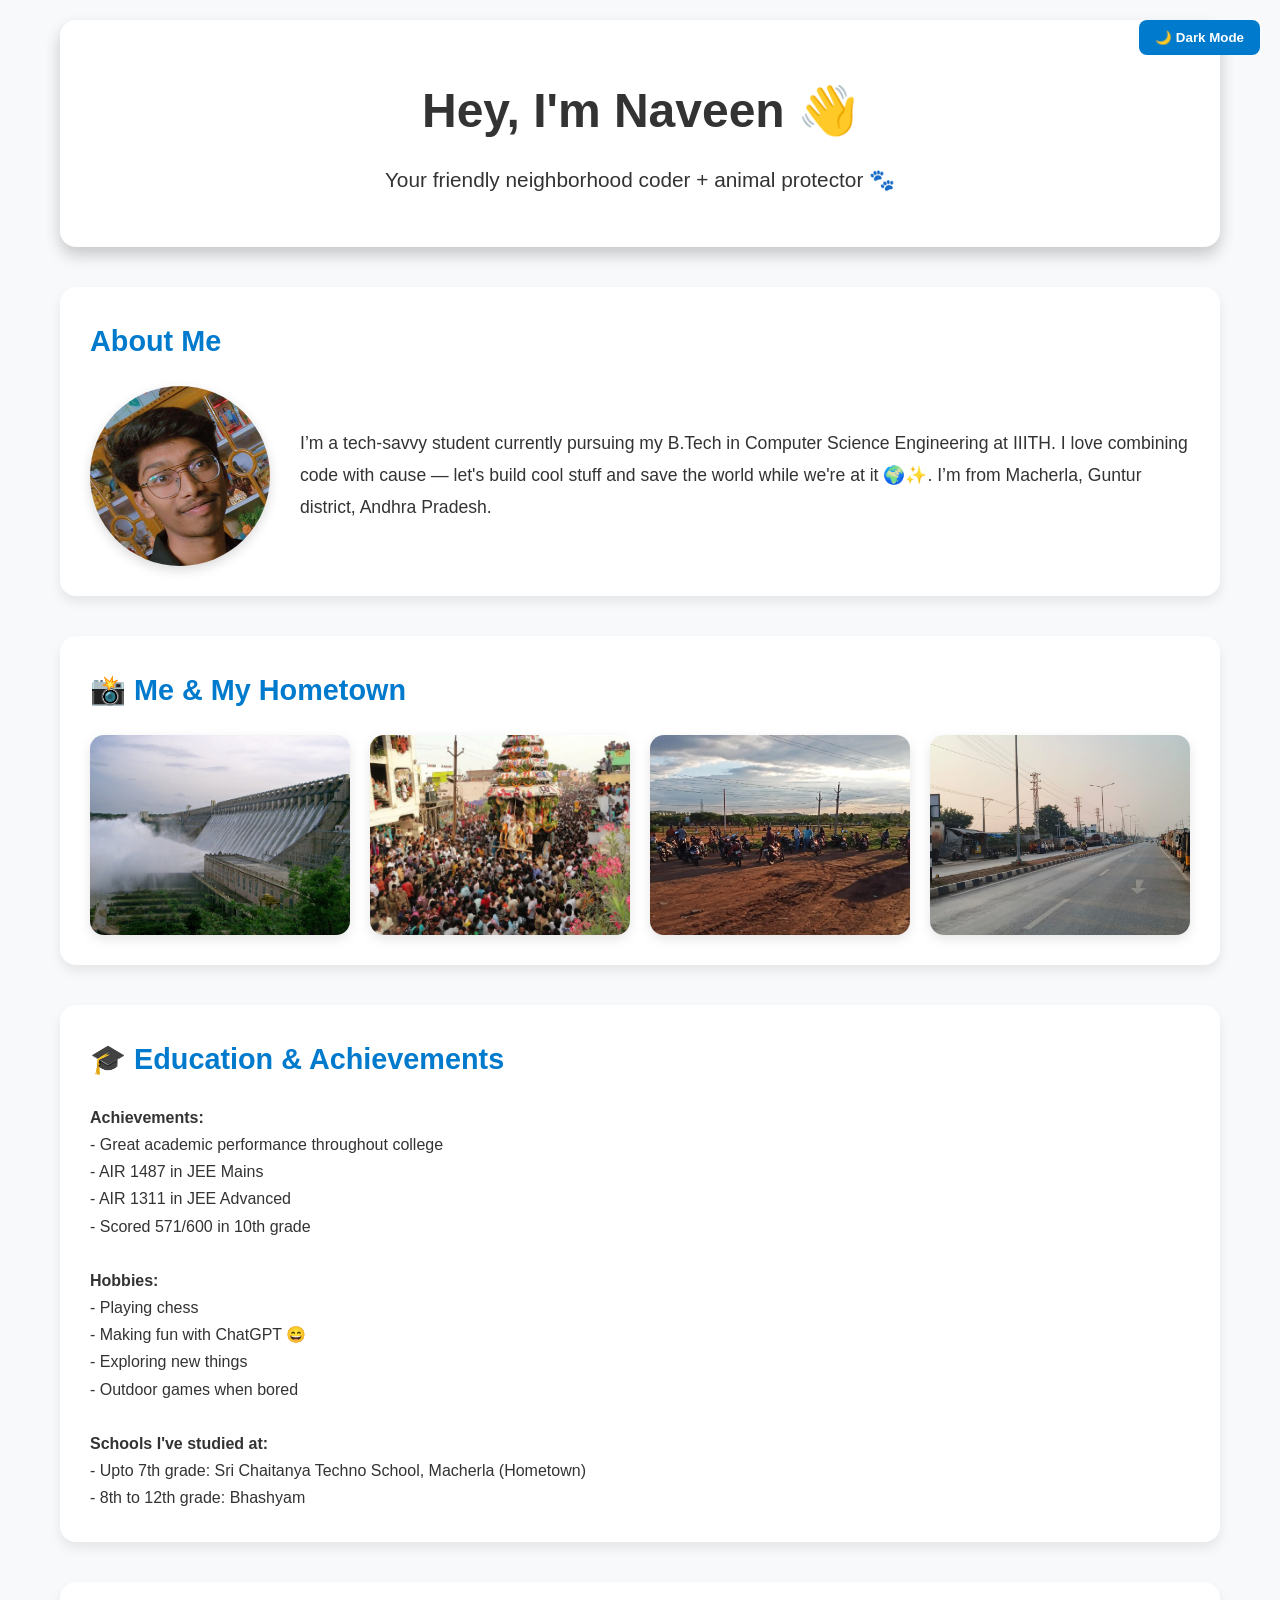
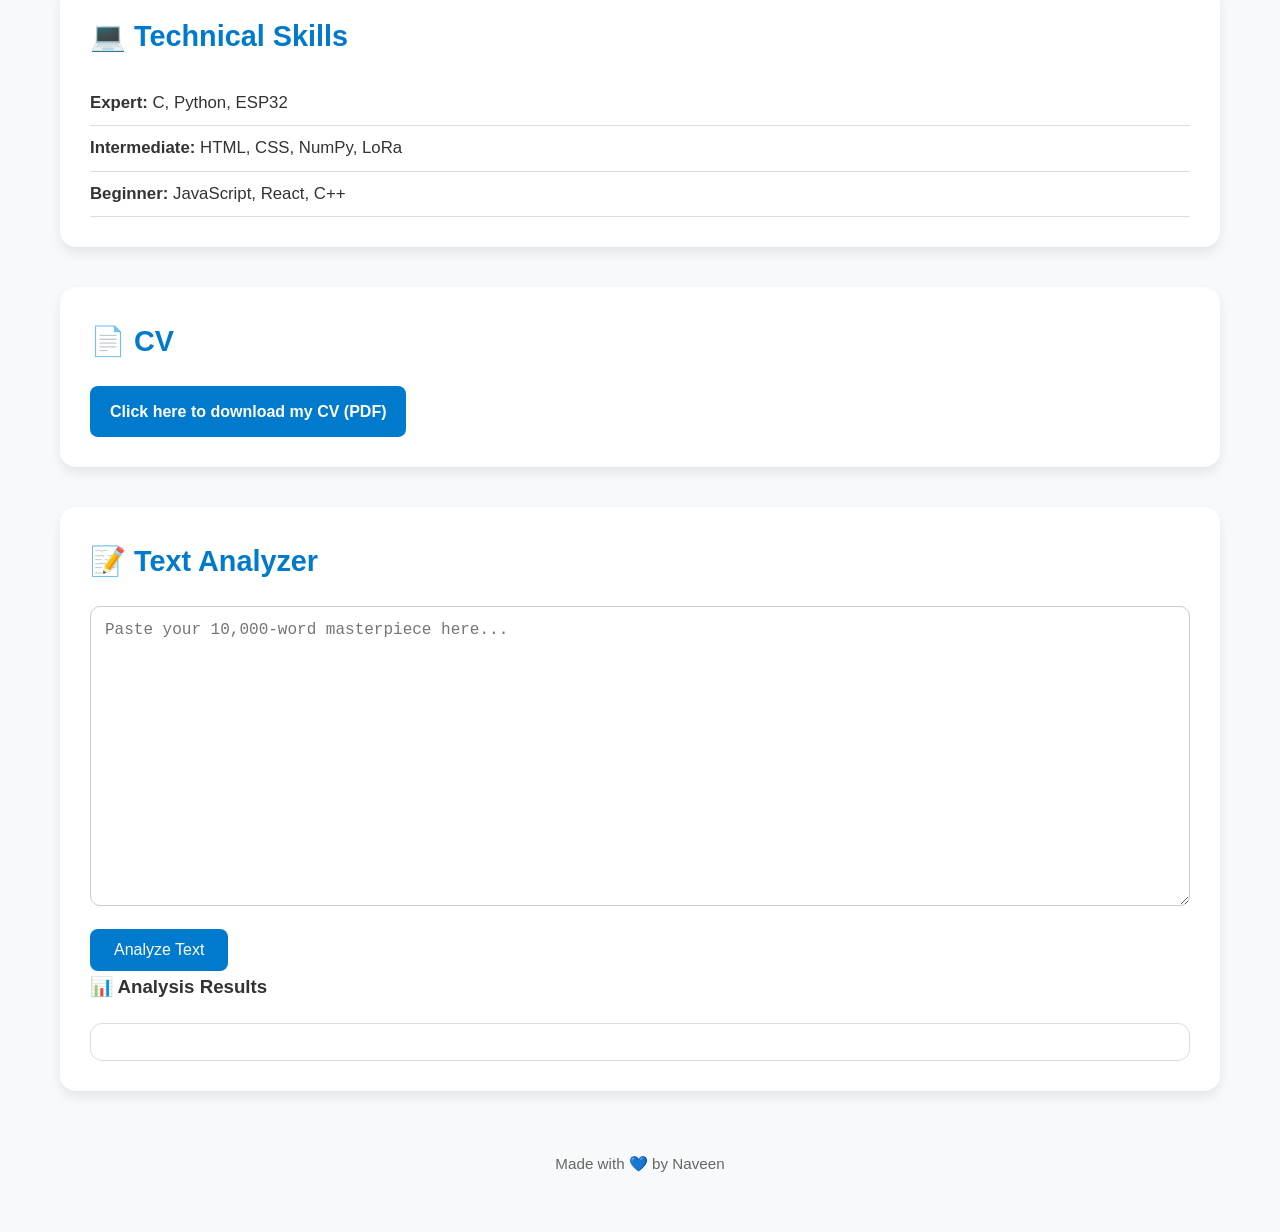
<file: index.html>
<!DOCTYPE html>
<html lang="en">
<head>
    <meta charset="UTF-8">
    <title>Naveen's Personal Website</title>
    <link rel="stylesheet" href="style.css">
    <script src="script.js" defer></script>
</head>
<!-- Lightbox Overlay -->
<div id="lightbox" class="lightbox">
    <span class="close">&times;</span>
    <img class="lightbox-img" id="lightbox-img">
</div>

<body>
    <header>
        <button id="themeToggle" class="theme-toggle">🌙 Dark Mode</button>

        <h1>Hey, I'm Naveen 👋</h1>
        <p>Your friendly neighborhood coder + animal protector 🐾</p>
    </header>

    <section class="about">
        <h2>About Me</h2>
        <div class="about-content">
            <img src="profile.jpg" alt="My Profile Picture">

            <p>I’m a tech-savvy student currently pursuing my B.Tech in Computer Science Engineering at IIITH. I love combining code with cause — let's build cool stuff and save the world while we're at it 🌍✨. I’m from Macherla, Guntur district, Andhra Pradesh.</p>
        </div>
    </section>
    
   <section class="photos">
    <h2>📸 Me & My Hometown</h2>
    <div class="gallery-wrapper">
        <div class="gallery">
            <img src="local1.jpg" alt="Local Pic 1">
            <img src="local2.jpg" alt="Local Pic 2">
            <img src="local3.jpg" alt="Local Pic 3">
            <img src="local4.jpg" alt="Local Pic 4">
        </div>
    </div>
</section>

    
    
    

    <section class="education">
        <h2>🎓 Education & Achievements</h2>
        <p>
            <strong>Achievements:</strong><br>
            - Great academic performance throughout college<br>
            - AIR 1487 in JEE Mains<br>
            - AIR 1311 in JEE Advanced<br>
            - Scored 571/600 in 10th grade<br><br>
        
            <strong>Hobbies:</strong><br>
            - Playing chess<br>
            - Making fun with ChatGPT 😄<br>
            - Exploring new things<br>
            - Outdoor games when bored<br><br>
        
            <strong>Schools I've studied at:</strong><br>
            - Upto 7th grade: Sri Chaitanya Techno School, Macherla (Hometown)<br>
            - 8th to 12th grade: Bhashyam
        </p>
    </section>

    <section class="skills">
        <h2>💻 Technical Skills</h2>
        <ul>
            <li><strong>Expert:</strong> C, Python, ESP32</li>
            <li><strong>Intermediate:</strong> HTML, CSS, NumPy, LoRa</li>
            <li><strong>Beginner:</strong> JavaScript, React, C++</li>
        </ul>
    </section>

    <section class="cv">
        <h2>📄 CV</h2>
        <a href="Naveen_CV.pdf" target="_blank">Click here to download my CV (PDF)</a>
    </section>
    <section class="text-analyzer">
        <h2>📝 Text Analyzer</h2>
        <textarea id="inputText" rows="15" cols="100" placeholder="Paste your 10,000-word masterpiece here..."></textarea><br>
        <button onclick="analyzeText()">Analyze Text</button>
    
        <div id="output">
            <h3>📊 Analysis Results</h3>
            <pre id="analysisResult"></pre>
        </div>
    </section>
    
    <footer>
        <p>Made with 💙 by Naveen</p>
    </footer>
</body>
</html>
</file>
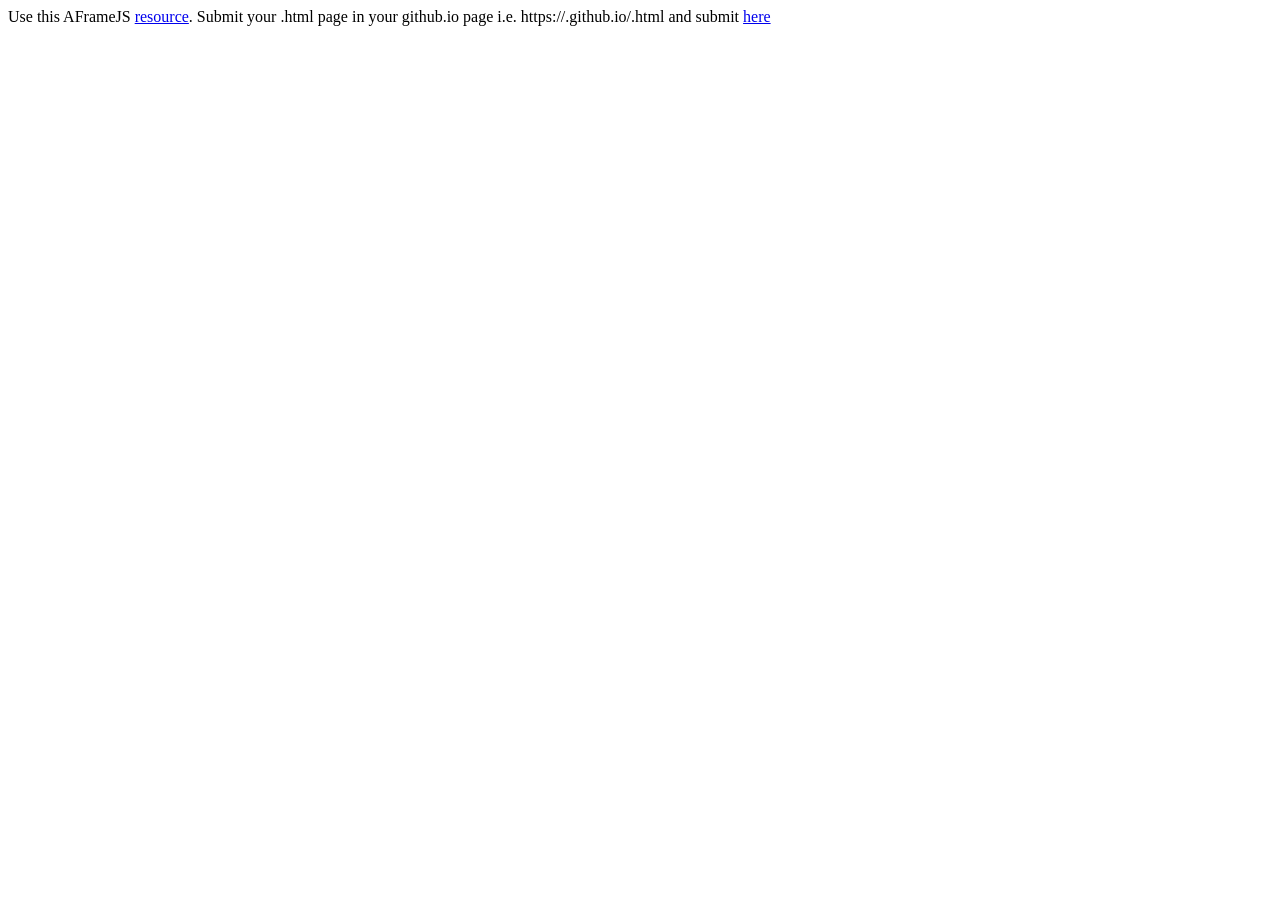
<file: 2024101065.html>
<html>
  <head>
    <script src="https://aframe.io/releases/1.7.0/aframe.min.js"></script>
  </head>
  <body>
    <a-scene>
        <!-- Ground Plane -->
        <a-plane position="0 0 -4" rotation="-90 0 0" width="4" height="4" color="#7BC8A4"></a-plane>
      
        <!-- Torus Knot (Bottom) -->
        <a-torus-knot 
          position="0 0.75 -4" 
          radius="0.3" 
          radius-tubular="0.05" 
          color="#FF6F61">
        </a-torus-knot>
      
        <!-- Octahedron (Middle) -->
        <a-octahedron 
          position="0 1.75 -4" 
          color="#20B2AA" 
          radius="0.5">
        </a-octahedron>
      
        <!-- Tetrahedron (Top) -->
        <a-tetrahedron 
          position="0 2.75 -4" 
          color="#6A5ACD" 
          radius="0.4">
        </a-tetrahedron>
      
        <!-- Sky for the vibes -->
        <a-sky color="#ECECEC"></a-sky>
      </a-scene>
      
            
    <p>Use this AFrameJS <a href="https://aframe.io/docs/1.7.0/components/geometry.html" target="_blank">resource</a>. 
      Submit your <rollnumber>.html page in your github.io page i.e. https://<yourdomain>.github.io/<rollnumber>.html and submit 
        <a href="https://forms.office.com/Pages/ResponsePage.aspx?id=vDsaA3zPK06W7IZ1VVQKHFzW4INMf2JMjyL9qPnlPbNUMkpZQkY1SlpKWUtQWTY5RVVNS0k2RFQyRi4u" target="_blank">here</a> </p>
  </body>
</html>
</file>
<file: style.css>
/* RESET + BASE STYLE */
* {
    margin: 0;
    padding: 0;
    box-sizing: border-box;
}

body {
    font-family: 'Segoe UI', sans-serif;
    background: linear-gradient(135deg, #f8f9fa, #e3f2fd);
    color: #333;
    line-height: 1.7;
    padding: 20px;
    max-width: 1200px;
    margin: auto;
}

/* HEADER */
header {
    background: linear-gradient(135deg, #007acc, #00bcd4);
    color: white;
    padding: 50px 20px;
    border-radius: 16px;
    text-align: center;
    box-shadow: 0 8px 16px rgba(0, 0, 0, 0.2);
    transition: all 0.4s ease;
}

header h1 {
    font-size: 3rem;
    margin-bottom: 10px;
}

header p {
    font-size: 1.3rem;
}

/* SECTION CARDS */
section {
    background: white;
    padding: 30px;
    border-radius: 16px;
    box-shadow: 0 6px 12px rgba(0, 0, 0, 0.08);
    margin: 40px 0;
    transition: transform 0.3s ease, box-shadow 0.3s ease;
}

section:hover {
    transform: translateY(-5px);
    box-shadow: 0 12px 24px rgba(0, 0, 0, 0.1);
}

h2 {
    color: #007acc;
    margin-bottom: 20px;
    font-size: 1.8rem;
}

/* ABOUT SECTION */
.about-content {
    display: flex;
    align-items: center;
    gap: 30px;
    flex-wrap: wrap;
}

.about-content img {
    width: 180px;
    height: 180px;
    border-radius: 50%;
    object-fit: cover;
    box-shadow: 0 4px 12px rgba(0, 0, 0, 0.15);
    transition: transform 0.3s ease;
}

.about-content img:hover {
    transform: scale(1.05);
}

.about-content p {
    flex: 1;
    font-size: 1.1rem;
    line-height: 1.8;
}

/* SKILLS LIST */
.skills ul {
    list-style-type: none;
    padding-left: 0;
    font-size: 1.05rem;
}

.skills li {
    padding: 8px 0;
    border-bottom: 1px solid #ddd;
}

/* CV LINK */
.cv a {
    background: #007acc;
    color: white;
    padding: 12px 20px;
    border-radius: 8px;
    text-decoration: none;
    font-weight: bold;
    transition: background 0.3s ease, transform 0.3s ease;
    display: inline-block;
}

.cv a:hover {
    background: #005e99;
    transform: scale(1.05);
}

/* TEXT ANALYZER */
.text-analyzer textarea {
    width: 100%;
    font-family: monospace;
    font-size: 1rem;
    padding: 14px;
    margin-bottom: 15px;
    border-radius: 10px;
    border: 1px solid #ccc;
    resize: vertical;
    min-height: 250px;
   
}

.text-analyzer button {
    background-color: #007acc;
    color: white;
    padding: 12px 24px;
    border: none;
    border-radius: 8px;
    cursor: pointer;
    font-size: 1rem;
    transition: background 0.3s ease, transform 0.3s ease;
}
.inputText {
    background-color: #666;
}
.text-analyzer button:hover {
    background-color: #005e99;
    transform: scale(1.03);
}

.text-analyzer pre {
    background-color: #321212;
    padding: 18px;
    border-radius: 12px;
    overflow-x: auto;
    margin-top: 20px;
    white-space: pre-wrap;
    border: 1px solid #ddd;
}

/* FOOTER */
footer {
    text-align: center;
    margin-top: 60px;
    font-size: 0.95rem;
    color: #666;
    padding-bottom: 20px;
}

/* GALLERY */
.gallery {
    display: grid;
    grid-template-columns: repeat(auto-fit, minmax(260px, 1fr));
    gap: 20px;
}

.gallery img {
    width: 100%;
    max-width: 100%;
    height: 200px;
    object-fit: cover;
    border-radius: 14px;
    box-shadow: 0 4px 12px rgba(0, 0, 0, 0.1);
    cursor: pointer;
    transition: transform 0.3s ease, box-shadow 0.3s ease;
}

.gallery img:hover {
    transform: scale(1.05);
    box-shadow: 0 8px 20px rgba(0, 0, 0, 0.15);
}

/* LIGHTBOX */
.lightbox {
    display: none;
    position: fixed;
    z-index: 9999;
    top: 0;
    left: 0;
    width: 100vw;
    height: 100vh;
    background: rgba(0, 0, 0, 0.9);
    justify-content: center;
    align-items: center;
}

.lightbox-img {
    max-width: 90%;
    max-height: 90%;
    border-radius: 10px;
    box-shadow: 0 0 30px rgba(255, 255, 255, 0.15);
}

.lightbox .close {
    position: absolute;
    top: 30px;
    right: 40px;
    color: rgb(64, 4, 161);
    font-size: 2.5rem;
    font-weight: bold;
    cursor: pointer;
}

/* RESPONSIVE STUFF */
@media (max-width: 768px) {
    header h1 {
        font-size: 2.2rem;
    }

    .text-analyzer button {
        width: 100%;
    }

    .about-content {
        flex-direction: column;
        align-items: flex-start;
    }

    .about-content img {
        width: 150px;
        height: 150px;
    }
}


:root {
    --bg-color: #f8f9fa;
    --text-color: #333;
    --card-bg: white;
    --accent: #007acc;
}

body.dark-mode {
    --bg-color: #121212;
    --text-color: #eee;
    --card-bg: #1e1e1e;
    --accent: limegreen;
}

body {
    background: var(--bg-color);
    color: var(--text-color);
    transition: all 0.3s ease;
}

header,
section,
.text-analyzer pre {
    background: var(--card-bg);
    color: var(--text-color);
}

.cv a,
.text-analyzer button {
    background-color: var(--accent);
}

h2 {
    color: var(--accent);
}

.theme-toggle {
    position: absolute;
    top: 20px;
    right: 20px;
    background: var(--accent);
    color: white;
    border: none;
    border-radius: 8px;
    padding: 10px 16px;
    cursor: pointer;
    font-weight: bold;
    transition: background 0.3s ease;
}

.theme-toggle:hover {
    background: limegreen;
}
</file>
